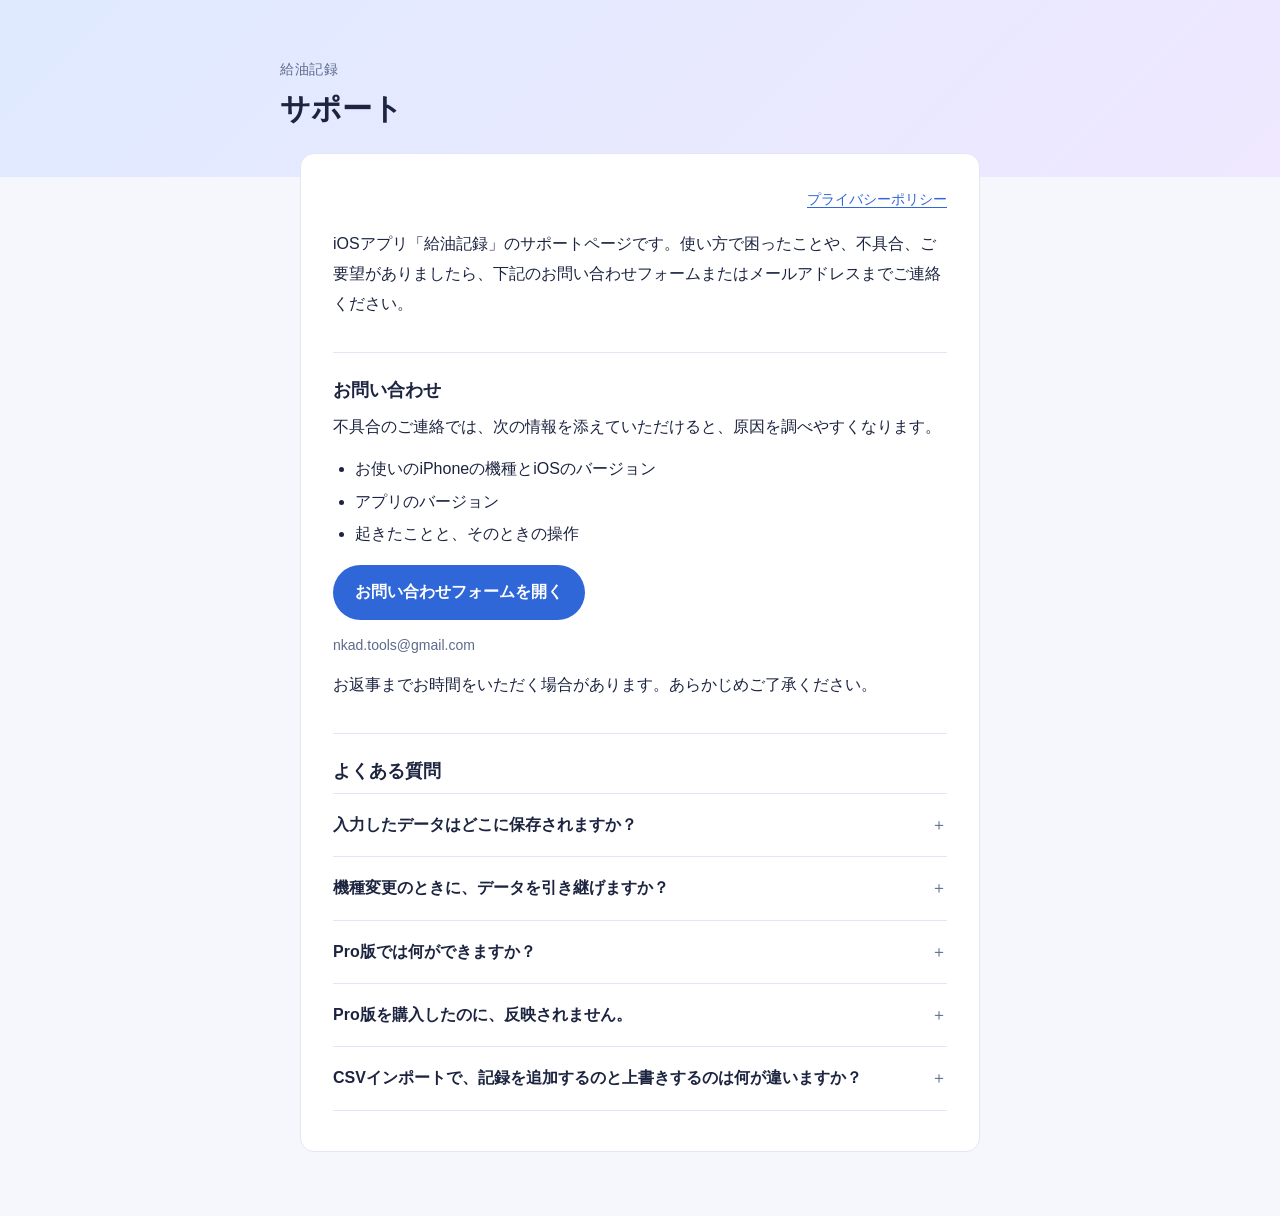
<file: index.html>
<!DOCTYPE html>
<html lang="ja">
<head>
<meta charset="utf-8">
<meta name="viewport" content="width=device-width, initial-scale=1">
<title>サポート｜給油記録</title>
<meta name="description" content="iOSアプリ「給油記録」のサポートページです。お問い合わせ先とよくある質問をまとめています。">
<link rel="stylesheet" href="style.css">
</head>
<body>

<header class="band">
  <div class="band-inner">
    <p class="app-name">給油記録</p>
    <h1>サポート</h1>
  </div>
</header>

<main>
  <article class="sheet">
    <div class="policy-link-wrapper">
      <a href="privacy-policy.html">プライバシーポリシー</a>
    </div>
    <p class="lead">iOSアプリ「給油記録」のサポートページです。使い方で困ったことや、不具合、ご要望がありましたら、下記のお問い合わせフォームまたはメールアドレスまでご連絡ください。</p>

    <section>
      <h2>お問い合わせ</h2>
      <p>不具合のご連絡では、次の情報を添えていただけると、原因を調べやすくなります。</p>
      <ul class="checklist">
        <li>お使いのiPhoneの機種とiOSのバージョン</li>
        <li>アプリのバージョン</li>
        <li>起きたことと、そのときの操作</li>
      </ul>
      <p><a class="mail-button" href="https://takemae.ie-t.net/contact/contact.php" target="_blank" rel="noopener noreferrer">お問い合わせフォームを開く</a></p>
      <p class="mail-address">nkad.tools@gmail.com</p>
      <p>お返事までお時間をいただく場合があります。あらかじめご了承ください。</p>
    </section>

    <section>
      <h2>よくある質問</h2>

      <details>
        <summary>入力したデータはどこに保存されますか？</summary>
        <p>給油記録や車両情報は、お使いのiPhoneの中にだけ保存されます。開発者のサーバーには送信されません。詳しくは<a href="privacy-policy.html">プライバシーポリシー</a>をご覧ください。</p>
      </details>

      <details>
        <summary>機種変更のときに、データを引き継げますか？</summary>
        <p>設定画面の「給油データをCSVエクスポート」で、記録をファイルに保存できます。新しい端末では、「給油データをCSVインポート」で読み込めます。なお、CSVインポートはPro版の機能です。</p>
      </details>

      <details>
        <summary>Pro版では何ができますか？</summary>
        <p>複数の車両の登録、詳細な分析（走行距離・給油量・金額のグラフと年別の集計）、CSVインポートが使えます。一度のご購入で、ずっとお使いいただけます。月額や年額の料金はありません。</p>
      </details>

      <details>
        <summary>Pro版を購入したのに、反映されません。</summary>
        <p>設定画面の「購入を復元」をお試しください。機種変更や再インストールのあとも、同じApple IDであれば、この操作でPro版が戻ります。それでも直らないときは、お問い合わせください。</p>
      </details>

      <details>
        <summary>CSVインポートで、記録を追加するのと上書きするのは何が違いますか？</summary>
        <p>「追加」は、選んでいる車両の今ある記録を残したまま、CSVの記録を足します。すでにある記録と重複する行は、取り込まれないことがあります。「上書き」は、選んでいる車両の今ある記録をすべて削除してから、CSVの記録を読み込みます。上書きは元に戻せません。迷うときは、先にCSVエクスポートで今の記録を保存しておくと安心です。</p>
      </details>
    </section>
  </article>
</main>

</body>
</html>
</file>
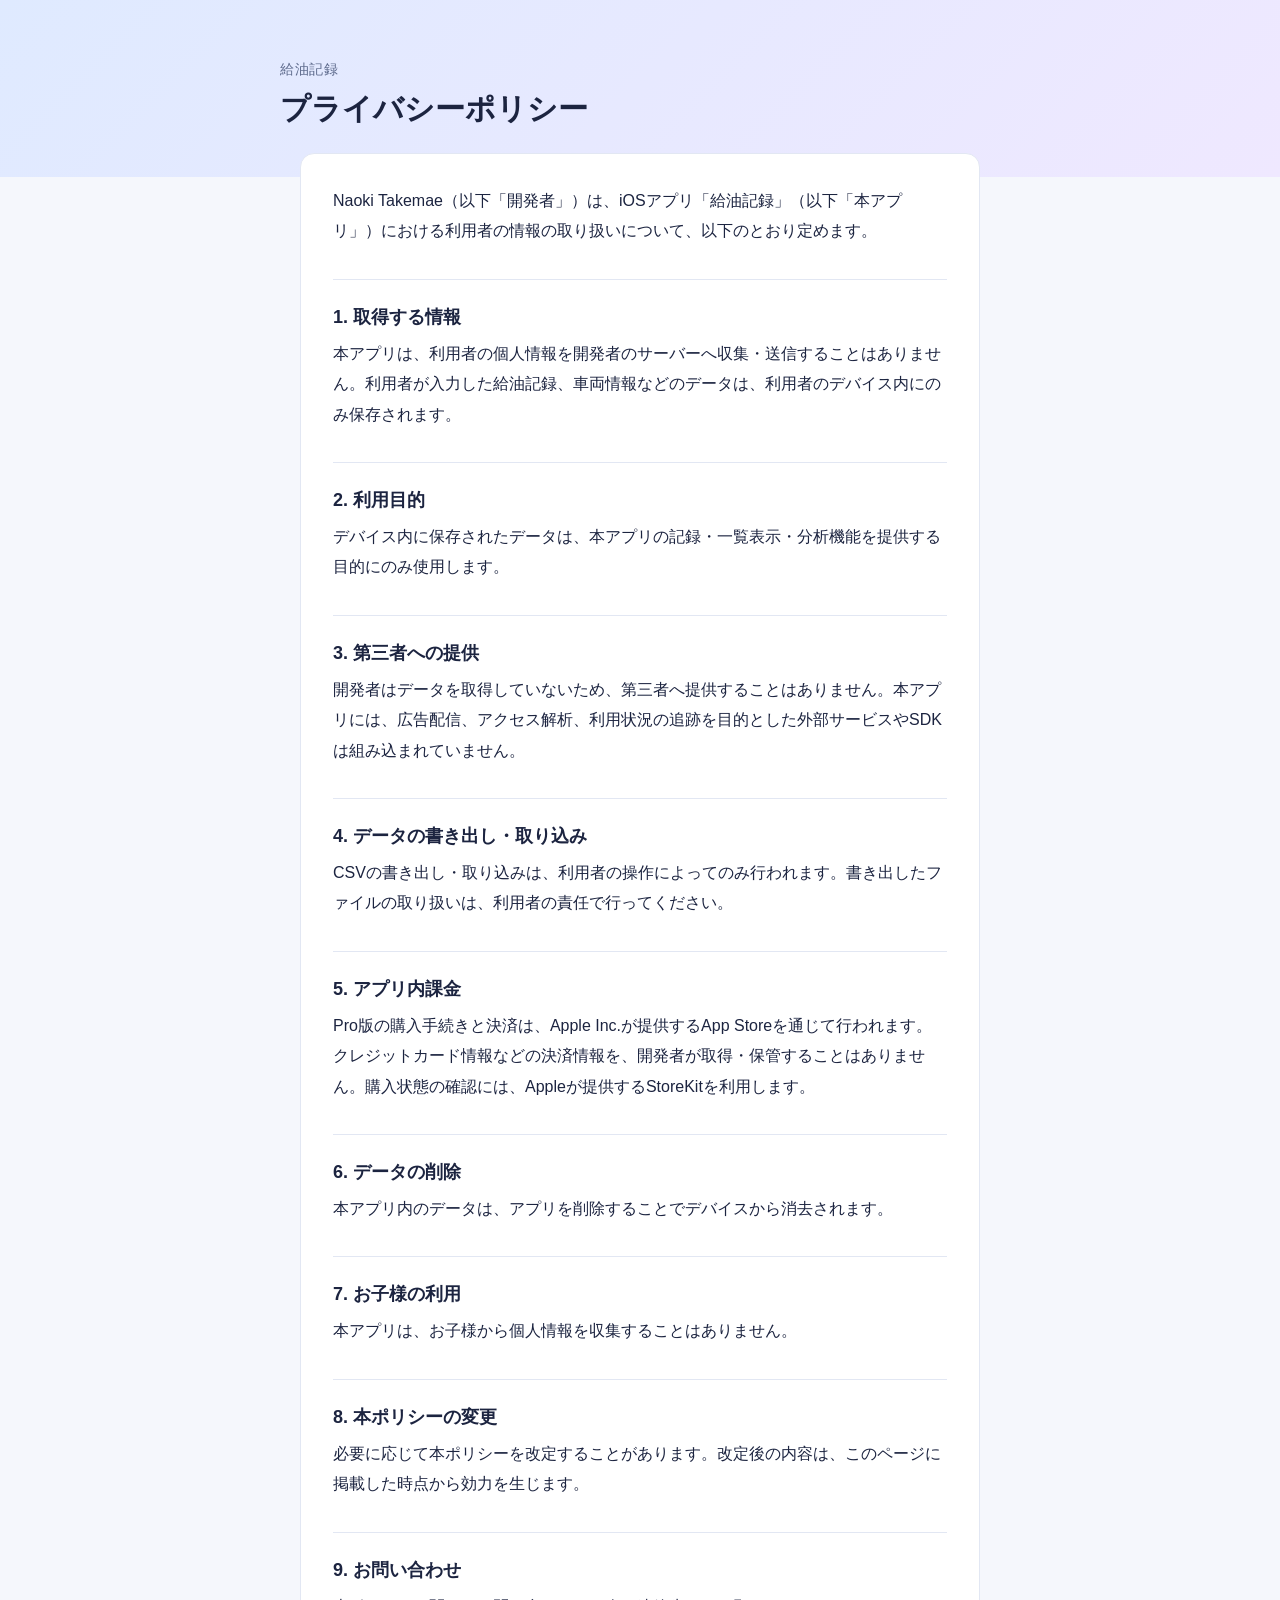
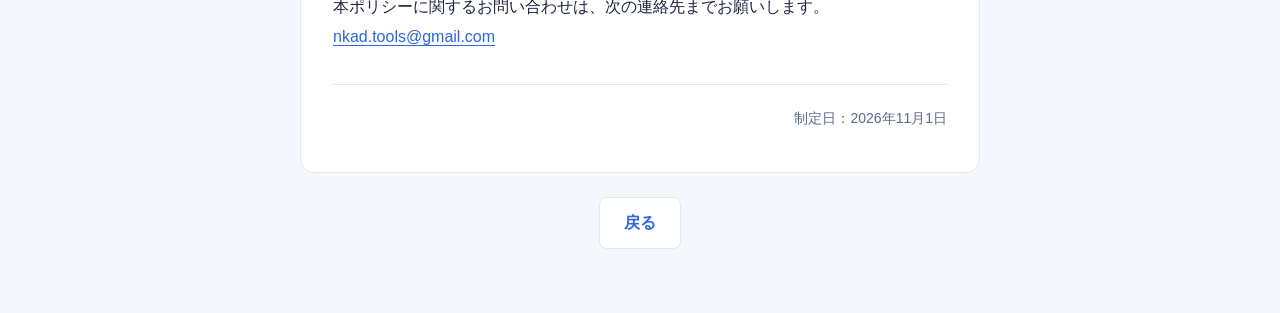
<file: privacy-policy.html>
<!DOCTYPE html>
<html lang="ja">
<head>
<meta charset="utf-8">
<meta name="viewport" content="width=device-width, initial-scale=1">
<title>プライバシーポリシー｜給油記録</title>
<meta name="description" content="iOSアプリ「給油記録」のプライバシーポリシーです。">
<link rel="stylesheet" href="style.css">
</head>
<body>

<header class="band">
  <div class="band-inner">
    <p class="app-name">給油記録</p>
    <h1>プライバシーポリシー</h1>
  </div>
</header>

<main>
  <article class="sheet">
    <p class="lead">Naoki Takemae（以下「開発者」）は、iOSアプリ「給油記録」（以下「本アプリ」）における利用者の情報の取り扱いについて、以下のとおり定めます。</p>

    <section>
      <h2>1. 取得する情報</h2>
      <p>本アプリは、利用者の個人情報を開発者のサーバーへ収集・送信することはありません。利用者が入力した給油記録、車両情報などのデータは、利用者のデバイス内にのみ保存されます。</p>
    </section>

    <section>
      <h2>2. 利用目的</h2>
      <p>デバイス内に保存されたデータは、本アプリの記録・一覧表示・分析機能を提供する目的にのみ使用します。</p>
    </section>

    <section>
      <h2>3. 第三者への提供</h2>
      <p>開発者はデータを取得していないため、第三者へ提供することはありません。本アプリには、広告配信、アクセス解析、利用状況の追跡を目的とした外部サービスやSDKは組み込まれていません。</p>
    </section>

    <section>
      <h2>4. データの書き出し・取り込み</h2>
      <p>CSVの書き出し・取り込みは、利用者の操作によってのみ行われます。書き出したファイルの取り扱いは、利用者の責任で行ってください。</p>
    </section>

    <section>
      <h2>5. アプリ内課金</h2>
      <p>Pro版の購入手続きと決済は、Apple Inc.が提供するApp Storeを通じて行われます。クレジットカード情報などの決済情報を、開発者が取得・保管することはありません。購入状態の確認には、Appleが提供するStoreKitを利用します。</p>
    </section>

    <section>
      <h2>6. データの削除</h2>
      <p>本アプリ内のデータは、アプリを削除することでデバイスから消去されます。</p>
    </section>

    <section>
      <h2>7. お子様の利用</h2>
      <p>本アプリは、お子様から個人情報を収集することはありません。</p>
    </section>

    <section>
      <h2>8. 本ポリシーの変更</h2>
      <p>必要に応じて本ポリシーを改定することがあります。改定後の内容は、このページに掲載した時点から効力を生じます。</p>
    </section>

    <section>
      <h2>9. お問い合わせ</h2>
      <p class="contact-text">本ポリシーに関するお問い合わせは、次の連絡先までお願いします。</p>
      <p><a href="mailto:nkad.tools@gmail.com">nkad.tools@gmail.com</a></p>
    </section>

    <p class="enacted">制定日：2026年11月1日</p>
  </article>

  <!-- 白いBox（.sheet）の欄外に移動 -->
  <div class="back-nav">
    <a href="index.html" class="btn-back">戻る</a>
  </div>
</main>

</body>
</html>
</file>
<file: style.css>
:root {
  --bg: #f5f7fc;
  --surface: #ffffff;
  --text: #1c2440;
  --muted: #5d6a8c;
  --line: #e2e7f3;
  --accent: #2f66d8;
  --accent-text: #ffffff;
  --band-1: #dfeaff;
  --band-2: #efe8ff;
}
@media (prefers-color-scheme: dark) {
  :root {
    --bg: #12151f;
    --surface: #1a1f2e;
    --text: #e8ecf8;
    --muted: #9aa5c4;
    --line: #2a3145;
    --accent: #7aa2ff;
    --accent-text: #10172b;
    --band-1: #1d2742;
    --band-2: #2a2342;
  }
}

* { box-sizing: border-box; }

html { -webkit-text-size-adjust: 100%; }

body {
  margin: 0;
  background: var(--bg);
  color: var(--text);
  font-family: "Hiragino Sans", "Hiragino Kaku Gothic ProN", "Yu Gothic UI", "Yu Gothic",
               "Noto Sans JP", "Meiryo", sans-serif;
  font-size: 16px;
  line-height: 1.9;
}

.band {
  background: linear-gradient(135deg, var(--band-1), var(--band-2));
  padding: 56px 20px 48px;
}
.band-inner {
  max-width: 720px;
  margin: 0 auto;
}
.app-name {
  margin: 0 0 6px;
  font-size: 14px;
  color: var(--muted);
  letter-spacing: 0.04em;
}
h1 {
  margin: 0;
  font-size: 30px;
  line-height: 1.35;
  font-weight: 700;
}

main {
  max-width: 720px;
  margin: -24px auto 0;
  padding: 0 20px 64px;
}
.sheet {
  background: var(--surface);
  border: 1px solid var(--line);
  border-radius: 14px;
  padding: 32px 32px 40px;
}

.policy-link-wrapper {
  margin-bottom: 16px;
  font-size: 14px;
  text-align: right;
}

.lead { margin: 0 0 8px; }

section {
  margin-top: 32px;
  padding-top: 24px;
  border-top: 1px solid var(--line);
}
h2 {
  margin: 0 0 8px;
  font-size: 18px;
  line-height: 1.5;
  font-weight: 700;
}
p { margin: 0 0 12px; }
p:last-child { margin-bottom: 0; }

ul.checklist {
  margin: 0 0 16px;
  padding-left: 1.4em;
}
ul.checklist li { margin-bottom: 2px; }

.mail-button {
  display: inline-block;
  padding: 12px 22px;
  border-radius: 999px;
  background: var(--accent);
  color: var(--accent-text);
  font-weight: 700;
  text-decoration: none;
}
.mail-button:hover { filter: brightness(1.06); }
.mail-address { margin-top: 12px; color: var(--muted); font-size: 14px; }

/* よくある質問 */
details {
  border-top: 1px solid var(--line);
  padding: 4px 0;
}
details:last-of-type { border-bottom: 1px solid var(--line); }
summary {
    cursor: pointer;
    padding: 12px 28px 12px 0;
    font-weight: 700;
    list-style: none;
    position: relative;
  }
summary::-webkit-details-marker { display: none; }
summary::after {
  content: "＋";
  position: absolute;
  right: 0;
  color: var(--muted);
  font-weight: 400;
}
details[open] summary::after { content: "－"; }
details p { padding: 0 0 12px; color: var(--text); }

/* お問い合わせの文言とメールアドレスの間隔を詰める調整（プライバシーポリシー用） */
.contact-text {
  margin-bottom: 0px;
}

a { color: var(--accent); text-underline-offset: 3px; }
a.mail-button { color: var(--accent-text); text-decoration: none; }
a:focus-visible, summary:focus-visible {
  outline: 3px solid var(--accent);
  outline-offset: 3px;
  border-radius: 3px;
}

.enacted {
  margin-top: 32px;
  padding-top: 20px;
  border-top: 1px solid var(--line);
  color: var(--muted);
  font-size: 14px;
  text-align: right;
}

/* 戻るボタンのスタイル（シートの欄外用） */
.back-nav {
  margin-top: 24px;
  text-align: center;
}
.btn-back {
  display: inline-block;
  padding: 10px 24px;
  background-color: var(--surface);
  color: var(--accent);
  border: 1px solid var(--line);
  text-decoration: none;
  font-weight: bold;
  border-radius: 8px;
  transition: background-color 0.2s ease, opacity 0.2s ease;
}
.btn-back:hover {
  background-color: var(--line);
}

@media (max-width: 520px) {
  .band { padding: 40px 16px 40px; }
  h1 { font-size: 26px; }
  main { padding: 0 12px 48px; }
  .sheet { padding: 24px 20px 32px; }
}
</file>
